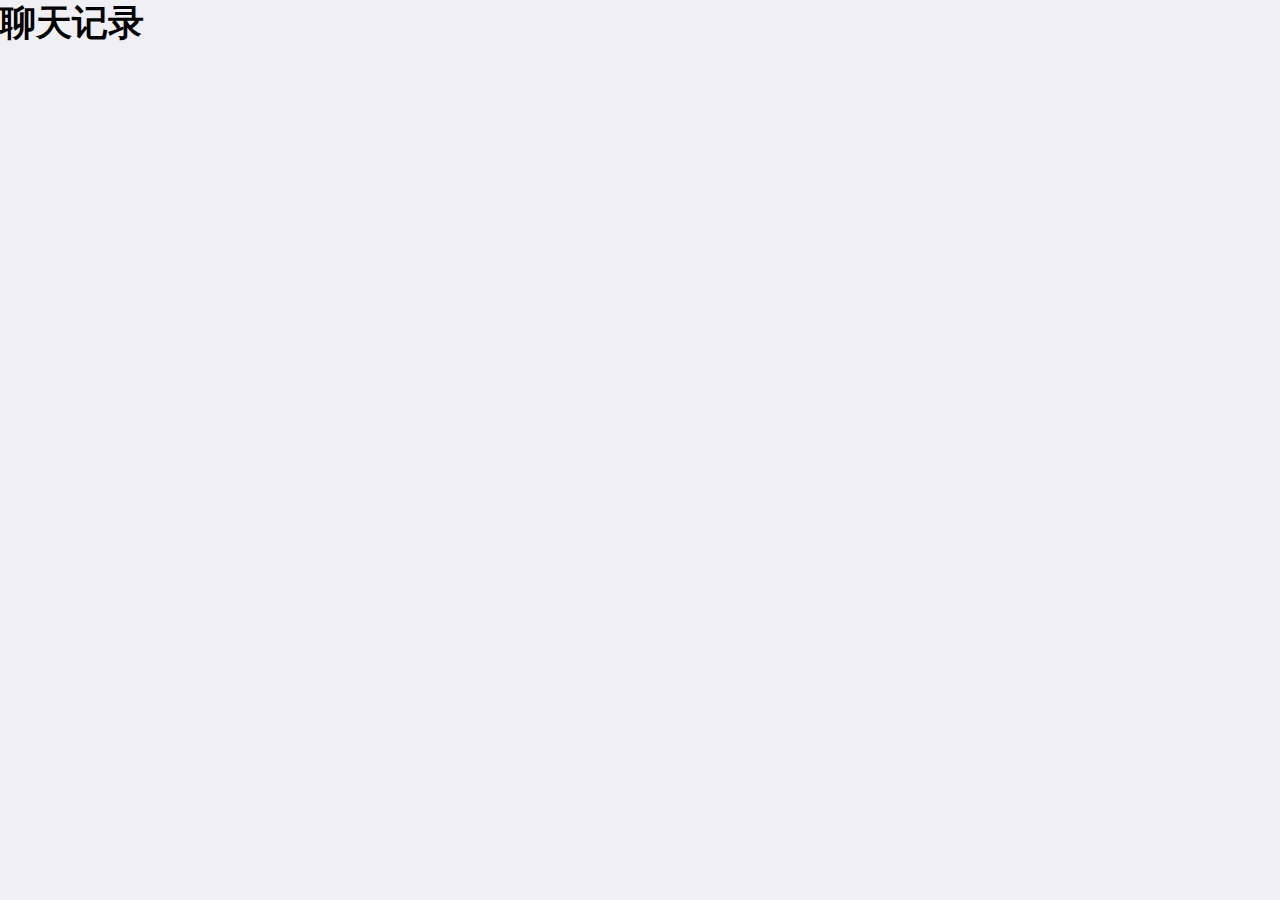
<file: 前台/chat-freely/chat-freely-chatlist.html>
<!doctype html>
<html>

	<head>
		<meta charset="UTF-8">
		<title></title>
		<meta name="viewport" content="width=device-width,initial-scale=1,minimum-scale=1,maximum-scale=1,user-scalable=no" />
		<link href="css/mui.min.css" rel="stylesheet" />
	</head>

	<body>
		
		<h1>聊天记录</h1>
		
		
		
		
		
		
		<script src="js/mui.min.js"></script>
		<script type="text/javascript">
			mui.init()
		</script>
	</body>

</html>
</file>
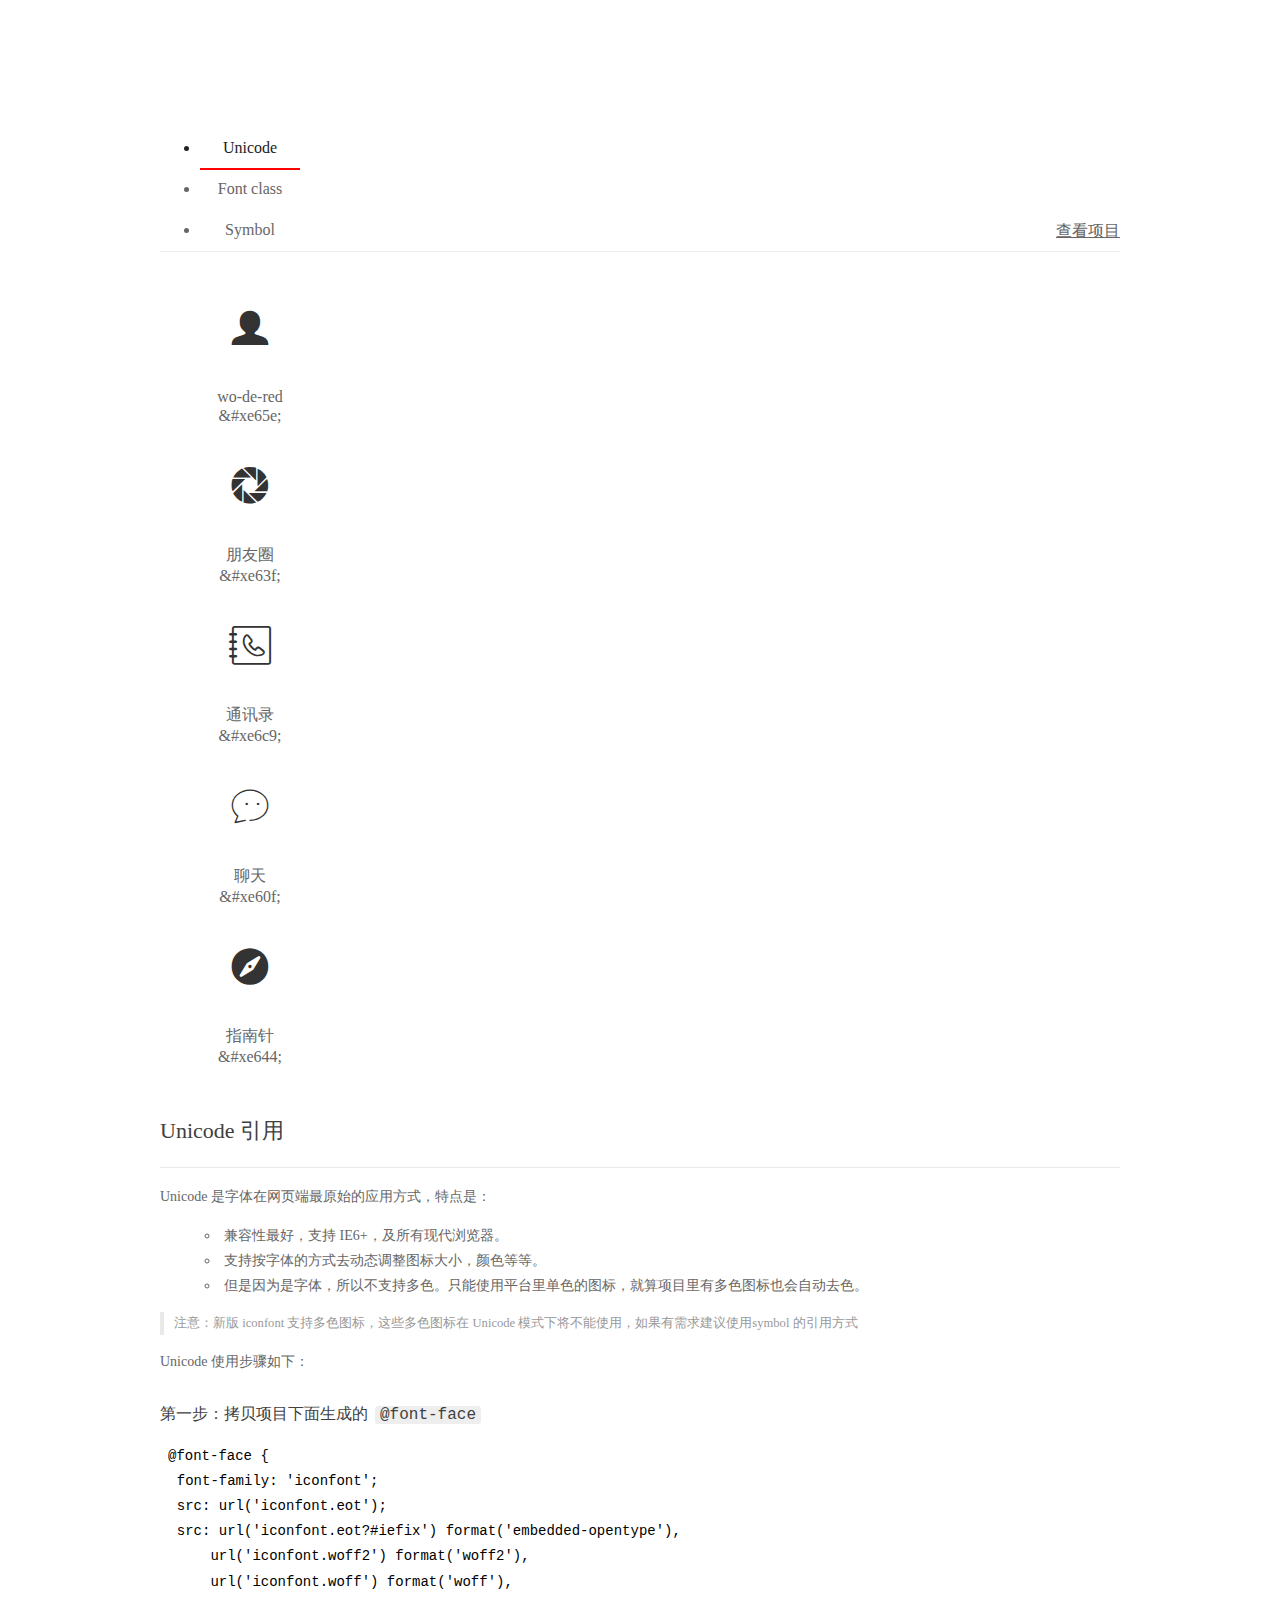
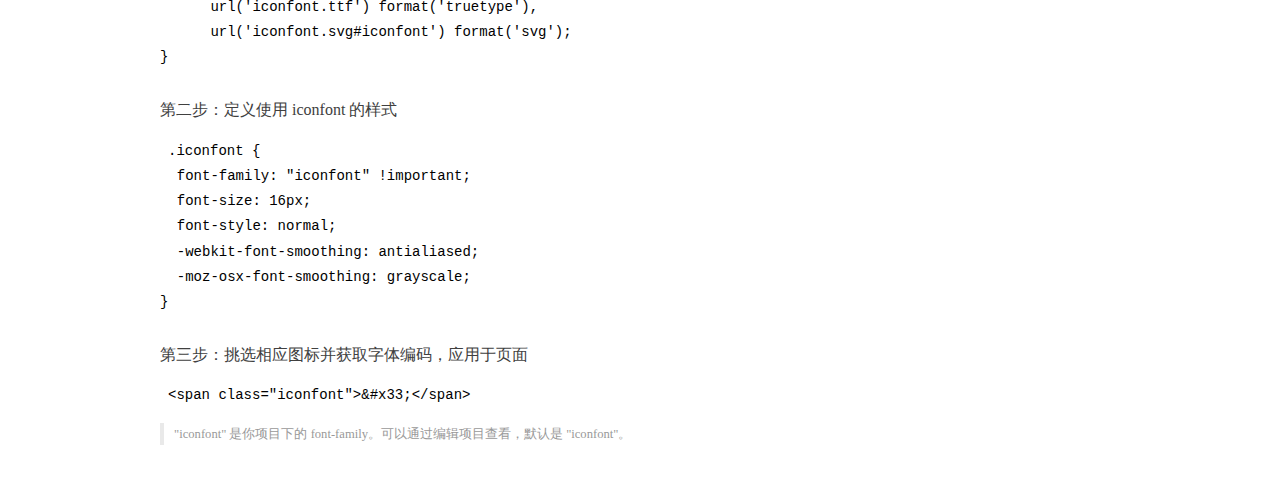
<file: 前台/chat-freely/font-icon/demo_index.html>
<!DOCTYPE html>
<html>
<head>
  <meta charset="utf-8"/>
  <title>IconFont Demo</title>
  <link rel="shortcut icon" href="https://gtms04.alicdn.com/tps/i4/TB1_oz6GVXXXXaFXpXXJDFnIXXX-64-64.ico" type="image/x-icon"/>
  <link rel="stylesheet" href="https://g.alicdn.com/thx/cube/1.3.2/cube.min.css">
  <link rel="stylesheet" href="demo.css">
  <link rel="stylesheet" href="iconfont.css">
  <script src="iconfont.js"></script>
  <!-- jQuery -->
  <script src="https://a1.alicdn.com/oss/uploads/2018/12/26/7bfddb60-08e8-11e9-9b04-53e73bb6408b.js"></script>
  <!-- 代码高亮 -->
  <script src="https://a1.alicdn.com/oss/uploads/2018/12/26/a3f714d0-08e6-11e9-8a15-ebf944d7534c.js"></script>
</head>
<body>
  <div class="main">
    <h1 class="logo"><a href="https://www.iconfont.cn/" title="iconfont 首页" target="_blank">&#xe86b;</a></h1>
    <div class="nav-tabs">
      <ul id="tabs" class="dib-box">
        <li class="dib active"><span>Unicode</span></li>
        <li class="dib"><span>Font class</span></li>
        <li class="dib"><span>Symbol</span></li>
      </ul>
      
      <a href="https://www.iconfont.cn/manage/index?manage_type=myprojects&projectId=1113278" target="_blank" class="nav-more">查看项目</a>
      
    </div>
    <div class="tab-container">
      <div class="content unicode" style="display: block;">
          <ul class="icon_lists dib-box">
          
            <li class="dib">
              <span class="icon iconfont">&#xe65e;</span>
                <div class="name">wo-de-red</div>
                <div class="code-name">&amp;#xe65e;</div>
              </li>
          
            <li class="dib">
              <span class="icon iconfont">&#xe63f;</span>
                <div class="name">朋友圈</div>
                <div class="code-name">&amp;#xe63f;</div>
              </li>
          
            <li class="dib">
              <span class="icon iconfont">&#xe6c9;</span>
                <div class="name">通讯录</div>
                <div class="code-name">&amp;#xe6c9;</div>
              </li>
          
            <li class="dib">
              <span class="icon iconfont">&#xe60f;</span>
                <div class="name">聊天</div>
                <div class="code-name">&amp;#xe60f;</div>
              </li>
          
            <li class="dib">
              <span class="icon iconfont">&#xe644;</span>
                <div class="name">指南针</div>
                <div class="code-name">&amp;#xe644;</div>
              </li>
          
          </ul>
          <div class="article markdown">
          <h2 id="unicode-">Unicode 引用</h2>
          <hr>

          <p>Unicode 是字体在网页端最原始的应用方式，特点是：</p>
          <ul>
            <li>兼容性最好，支持 IE6+，及所有现代浏览器。</li>
            <li>支持按字体的方式去动态调整图标大小，颜色等等。</li>
            <li>但是因为是字体，所以不支持多色。只能使用平台里单色的图标，就算项目里有多色图标也会自动去色。</li>
          </ul>
          <blockquote>
            <p>注意：新版 iconfont 支持多色图标，这些多色图标在 Unicode 模式下将不能使用，如果有需求建议使用symbol 的引用方式</p>
          </blockquote>
          <p>Unicode 使用步骤如下：</p>
          <h3 id="-font-face">第一步：拷贝项目下面生成的 <code>@font-face</code></h3>
<pre><code class="language-css"
>@font-face {
  font-family: 'iconfont';
  src: url('iconfont.eot');
  src: url('iconfont.eot?#iefix') format('embedded-opentype'),
      url('iconfont.woff2') format('woff2'),
      url('iconfont.woff') format('woff'),
      url('iconfont.ttf') format('truetype'),
      url('iconfont.svg#iconfont') format('svg');
}
</code></pre>
          <h3 id="-iconfont-">第二步：定义使用 iconfont 的样式</h3>
<pre><code class="language-css"
>.iconfont {
  font-family: "iconfont" !important;
  font-size: 16px;
  font-style: normal;
  -webkit-font-smoothing: antialiased;
  -moz-osx-font-smoothing: grayscale;
}
</code></pre>
          <h3 id="-">第三步：挑选相应图标并获取字体编码，应用于页面</h3>
<pre>
<code class="language-html"
>&lt;span class="iconfont"&gt;&amp;#x33;&lt;/span&gt;
</code></pre>
          <blockquote>
            <p>"iconfont" 是你项目下的 font-family。可以通过编辑项目查看，默认是 "iconfont"。</p>
          </blockquote>
          </div>
      </div>
      <div class="content font-class">
        <ul class="icon_lists dib-box">
          
          <li class="dib">
            <span class="icon iconfont icon-mine-red"></span>
            <div class="name">
              wo-de-red
            </div>
            <div class="code-name">.icon-mine-red
            </div>
          </li>
          
          <li class="dib">
            <span class="icon iconfont icon-pengyouquan"></span>
            <div class="name">
              朋友圈
            </div>
            <div class="code-name">.icon-pengyouquan
            </div>
          </li>
          
          <li class="dib">
            <span class="icon iconfont icon-iconfontzhizuobiaozhun0258"></span>
            <div class="name">
              通讯录
            </div>
            <div class="code-name">.icon-iconfontzhizuobiaozhun0258
            </div>
          </li>
          
          <li class="dib">
            <span class="icon iconfont icon-liaotian"></span>
            <div class="name">
              聊天
            </div>
            <div class="code-name">.icon-liaotian
            </div>
          </li>
          
          <li class="dib">
            <span class="icon iconfont icon-zhinanzhen"></span>
            <div class="name">
              指南针
            </div>
            <div class="code-name">.icon-zhinanzhen
            </div>
          </li>
          
        </ul>
        <div class="article markdown">
        <h2 id="font-class-">font-class 引用</h2>
        <hr>

        <p>font-class 是 Unicode 使用方式的一种变种，主要是解决 Unicode 书写不直观，语意不明确的问题。</p>
        <p>与 Unicode 使用方式相比，具有如下特点：</p>
        <ul>
          <li>兼容性良好，支持 IE8+，及所有现代浏览器。</li>
          <li>相比于 Unicode 语意明确，书写更直观。可以很容易分辨这个 icon 是什么。</li>
          <li>因为使用 class 来定义图标，所以当要替换图标时，只需要修改 class 里面的 Unicode 引用。</li>
          <li>不过因为本质上还是使用的字体，所以多色图标还是不支持的。</li>
        </ul>
        <p>使用步骤如下：</p>
        <h3 id="-fontclass-">第一步：引入项目下面生成的 fontclass 代码：</h3>
<pre><code class="language-html">&lt;link rel="stylesheet" href="./iconfont.css"&gt;
</code></pre>
        <h3 id="-">第二步：挑选相应图标并获取类名，应用于页面：</h3>
<pre><code class="language-html">&lt;span class="iconfont icon-xxx"&gt;&lt;/span&gt;
</code></pre>
        <blockquote>
          <p>"
            iconfont" 是你项目下的 font-family。可以通过编辑项目查看，默认是 "iconfont"。</p>
        </blockquote>
      </div>
      </div>
      <div class="content symbol">
          <ul class="icon_lists dib-box">
          
            <li class="dib">
                <svg class="icon svg-icon" aria-hidden="true">
                  <use xlink:href="#icon-mine-red"></use>
                </svg>
                <div class="name">wo-de-red</div>
                <div class="code-name">#icon-mine-red</div>
            </li>
          
            <li class="dib">
                <svg class="icon svg-icon" aria-hidden="true">
                  <use xlink:href="#icon-pengyouquan"></use>
                </svg>
                <div class="name">朋友圈</div>
                <div class="code-name">#icon-pengyouquan</div>
            </li>
          
            <li class="dib">
                <svg class="icon svg-icon" aria-hidden="true">
                  <use xlink:href="#icon-iconfontzhizuobiaozhun0258"></use>
                </svg>
                <div class="name">通讯录</div>
                <div class="code-name">#icon-iconfontzhizuobiaozhun0258</div>
            </li>
          
            <li class="dib">
                <svg class="icon svg-icon" aria-hidden="true">
                  <use xlink:href="#icon-liaotian"></use>
                </svg>
                <div class="name">聊天</div>
                <div class="code-name">#icon-liaotian</div>
            </li>
          
            <li class="dib">
                <svg class="icon svg-icon" aria-hidden="true">
                  <use xlink:href="#icon-zhinanzhen"></use>
                </svg>
                <div class="name">指南针</div>
                <div class="code-name">#icon-zhinanzhen</div>
            </li>
          
          </ul>
          <div class="article markdown">
          <h2 id="symbol-">Symbol 引用</h2>
          <hr>

          <p>这是一种全新的使用方式，应该说这才是未来的主流，也是平台目前推荐的用法。相关介绍可以参考这篇<a href="">文章</a>
            这种用法其实是做了一个 SVG 的集合，与另外两种相比具有如下特点：</p>
          <ul>
            <li>支持多色图标了，不再受单色限制。</li>
            <li>通过一些技巧，支持像字体那样，通过 <code>font-size</code>, <code>color</code> 来调整样式。</li>
            <li>兼容性较差，支持 IE9+，及现代浏览器。</li>
            <li>浏览器渲染 SVG 的性能一般，还不如 png。</li>
          </ul>
          <p>使用步骤如下：</p>
          <h3 id="-symbol-">第一步：引入项目下面生成的 symbol 代码：</h3>
<pre><code class="language-html">&lt;script src="./iconfont.js"&gt;&lt;/script&gt;
</code></pre>
          <h3 id="-css-">第二步：加入通用 CSS 代码（引入一次就行）：</h3>
<pre><code class="language-html">&lt;style&gt;
.icon {
  width: 1em;
  height: 1em;
  vertical-align: -0.15em;
  fill: currentColor;
  overflow: hidden;
}
&lt;/style&gt;
</code></pre>
          <h3 id="-">第三步：挑选相应图标并获取类名，应用于页面：</h3>
<pre><code class="language-html">&lt;svg class="icon" aria-hidden="true"&gt;
  &lt;use xlink:href="#icon-xxx"&gt;&lt;/use&gt;
&lt;/svg&gt;
</code></pre>
          </div>
      </div>

    </div>
  </div>
  <script>
  $(document).ready(function () {
      $('.tab-container .content:first').show()

      $('#tabs li').click(function (e) {
        var tabContent = $('.tab-container .content')
        var index = $(this).index()

        if ($(this).hasClass('active')) {
          return
        } else {
          $('#tabs li').removeClass('active')
          $(this).addClass('active')

          tabContent.hide().eq(index).fadeIn()
        }
      })
    })
  </script>
</body>
</html>
</file>
<file: 前台/chat-freely/font-icon/demo.css>
/* Logo 字体 */
@font-face {
  font-family: "iconfont logo";
  src: url('https://at.alicdn.com/t/font_985780_km7mi63cihi.eot?t=1545807318834');
  src: url('https://at.alicdn.com/t/font_985780_km7mi63cihi.eot?t=1545807318834#iefix') format('embedded-opentype'),
    url('https://at.alicdn.com/t/font_985780_km7mi63cihi.woff?t=1545807318834') format('woff'),
    url('https://at.alicdn.com/t/font_985780_km7mi63cihi.ttf?t=1545807318834') format('truetype'),
    url('https://at.alicdn.com/t/font_985780_km7mi63cihi.svg?t=1545807318834#iconfont') format('svg');
}

.logo {
  font-family: "iconfont logo";
  font-size: 160px;
  font-style: normal;
  -webkit-font-smoothing: antialiased;
  -moz-osx-font-smoothing: grayscale;
}

/* tabs */
.nav-tabs {
  position: relative;
}

.nav-tabs .nav-more {
  position: absolute;
  right: 0;
  bottom: 0;
  height: 42px;
  line-height: 42px;
  color: #666;
}

#tabs {
  border-bottom: 1px solid #eee;
}

#tabs li {
  cursor: pointer;
  width: 100px;
  height: 40px;
  line-height: 40px;
  text-align: center;
  font-size: 16px;
  border-bottom: 2px solid transparent;
  position: relative;
  z-index: 1;
  margin-bottom: -1px;
  color: #666;
}


#tabs .active {
  border-bottom-color: #f00;
  color: #222;
}

.tab-container .content {
  display: none;
}

/* 页面布局 */
.main {
  padding: 30px 100px;
  width: 960px;
  margin: 0 auto;
}

.main .logo {
  color: #333;
  text-align: left;
  margin-bottom: 30px;
  line-height: 1;
  height: 110px;
  margin-top: -50px;
  overflow: hidden;
  *zoom: 1;
}

.main .logo a {
  font-size: 160px;
  color: #333;
}

.helps {
  margin-top: 40px;
}

.helps pre {
  padding: 20px;
  margin: 10px 0;
  border: solid 1px #e7e1cd;
  background-color: #fffdef;
  overflow: auto;
}

.icon_lists {
  width: 100% !important;
  overflow: hidden;
  *zoom: 1;
}

.icon_lists li {
  width: 100px;
  margin-bottom: 10px;
  margin-right: 20px;
  text-align: center;
  list-style: none !important;
  cursor: default;
}

.icon_lists li .code-name {
  line-height: 1.2;
}

.icon_lists .icon {
  display: block;
  height: 100px;
  line-height: 100px;
  font-size: 42px;
  margin: 10px auto;
  color: #333;
  -webkit-transition: font-size 0.25s linear, width 0.25s linear;
  -moz-transition: font-size 0.25s linear, width 0.25s linear;
  transition: font-size 0.25s linear, width 0.25s linear;
}

.icon_lists .icon:hover {
  font-size: 100px;
}

.icon_lists .svg-icon {
  /* 通过设置 font-size 来改变图标大小 */
  width: 1em;
  /* 图标和文字相邻时，垂直对齐 */
  vertical-align: -0.15em;
  /* 通过设置 color 来改变 SVG 的颜色/fill */
  fill: currentColor;
  /* path 和 stroke 溢出 viewBox 部分在 IE 下会显示
      normalize.css 中也包含这行 */
  overflow: hidden;
}

.icon_lists li .name,
.icon_lists li .code-name {
  color: #666;
}

/* markdown 样式 */
.markdown {
  color: #666;
  font-size: 14px;
  line-height: 1.8;
}

.highlight {
  line-height: 1.5;
}

.markdown img {
  vertical-align: middle;
  max-width: 100%;
}

.markdown h1 {
  color: #404040;
  font-weight: 500;
  line-height: 40px;
  margin-bottom: 24px;
}

.markdown h2,
.markdown h3,
.markdown h4,
.markdown h5,
.markdown h6 {
  color: #404040;
  margin: 1.6em 0 0.6em 0;
  font-weight: 500;
  clear: both;
}

.markdown h1 {
  font-size: 28px;
}

.markdown h2 {
  font-size: 22px;
}

.markdown h3 {
  font-size: 16px;
}

.markdown h4 {
  font-size: 14px;
}

.markdown h5 {
  font-size: 12px;
}

.markdown h6 {
  font-size: 12px;
}

.markdown hr {
  height: 1px;
  border: 0;
  background: #e9e9e9;
  margin: 16px 0;
  clear: both;
}

.markdown p {
  margin: 1em 0;
}

.markdown>p,
.markdown>blockquote,
.markdown>.highlight,
.markdown>ol,
.markdown>ul {
  width: 80%;
}

.markdown ul>li {
  list-style: circle;
}

.markdown>ul li,
.markdown blockquote ul>li {
  margin-left: 20px;
  padding-left: 4px;
}

.markdown>ul li p,
.markdown>ol li p {
  margin: 0.6em 0;
}

.markdown ol>li {
  list-style: decimal;
}

.markdown>ol li,
.markdown blockquote ol>li {
  margin-left: 20px;
  padding-left: 4px;
}

.markdown code {
  margin: 0 3px;
  padding: 0 5px;
  background: #eee;
  border-radius: 3px;
}

.markdown strong,
.markdown b {
  font-weight: 600;
}

.markdown>table {
  border-collapse: collapse;
  border-spacing: 0px;
  empty-cells: show;
  border: 1px solid #e9e9e9;
  width: 95%;
  margin-bottom: 24px;
}

.markdown>table th {
  white-space: nowrap;
  color: #333;
  font-weight: 600;
}

.markdown>table th,
.markdown>table td {
  border: 1px solid #e9e9e9;
  padding: 8px 16px;
  text-align: left;
}

.markdown>table th {
  background: #F7F7F7;
}

.markdown blockquote {
  font-size: 90%;
  color: #999;
  border-left: 4px solid #e9e9e9;
  padding-left: 0.8em;
  margin: 1em 0;
}

.markdown blockquote p {
  margin: 0;
}

.markdown .anchor {
  opacity: 0;
  transition: opacity 0.3s ease;
  margin-left: 8px;
}

.markdown .waiting {
  color: #ccc;
}

.markdown h1:hover .anchor,
.markdown h2:hover .anchor,
.markdown h3:hover .anchor,
.markdown h4:hover .anchor,
.markdown h5:hover .anchor,
.markdown h6:hover .anchor {
  opacity: 1;
  display: inline-block;
}

.markdown>br,
.markdown>p>br {
  clear: both;
}


.hljs {
  display: block;
  background: white;
  padding: 0.5em;
  color: #333333;
  overflow-x: auto;
}

.hljs-comment,
.hljs-meta {
  color: #969896;
}

.hljs-string,
.hljs-variable,
.hljs-template-variable,
.hljs-strong,
.hljs-emphasis,
.hljs-quote {
  color: #df5000;
}

.hljs-keyword,
.hljs-selector-tag,
.hljs-type {
  color: #a71d5d;
}

.hljs-literal,
.hljs-symbol,
.hljs-bullet,
.hljs-attribute {
  color: #0086b3;
}

.hljs-section,
.hljs-name {
  color: #63a35c;
}

.hljs-tag {
  color: #333333;
}

.hljs-title,
.hljs-attr,
.hljs-selector-id,
.hljs-selector-class,
.hljs-selector-attr,
.hljs-selector-pseudo {
  color: #795da3;
}

.hljs-addition {
  color: #55a532;
  background-color: #eaffea;
}

.hljs-deletion {
  color: #bd2c00;
  background-color: #ffecec;
}

.hljs-link {
  text-decoration: underline;
}

/* 代码高亮 */
/* PrismJS 1.15.0
https://prismjs.com/download.html#themes=prism&languages=markup+css+clike+javascript */
/**
 * prism.js default theme for JavaScript, CSS and HTML
 * Based on dabblet (http://dabblet.com)
 * @author Lea Verou
 */
code[class*="language-"],
pre[class*="language-"] {
  color: black;
  background: none;
  text-shadow: 0 1px white;
  font-family: Consolas, Monaco, 'Andale Mono', 'Ubuntu Mono', monospace;
  text-align: left;
  white-space: pre;
  word-spacing: normal;
  word-break: normal;
  word-wrap: normal;
  line-height: 1.5;

  -moz-tab-size: 4;
  -o-tab-size: 4;
  tab-size: 4;

  -webkit-hyphens: none;
  -moz-hyphens: none;
  -ms-hyphens: none;
  hyphens: none;
}

pre[class*="language-"]::-moz-selection,
pre[class*="language-"] ::-moz-selection,
code[class*="language-"]::-moz-selection,
code[class*="language-"] ::-moz-selection {
  text-shadow: none;
  background: #b3d4fc;
}

pre[class*="language-"]::selection,
pre[class*="language-"] ::selection,
code[class*="language-"]::selection,
code[class*="language-"] ::selection {
  text-shadow: none;
  background: #b3d4fc;
}

@media print {

  code[class*="language-"],
  pre[class*="language-"] {
    text-shadow: none;
  }
}

/* Code blocks */
pre[class*="language-"] {
  padding: 1em;
  margin: .5em 0;
  overflow: auto;
}

:not(pre)>code[class*="language-"],
pre[class*="language-"] {
  background: #f5f2f0;
}

/* Inline code */
:not(pre)>code[class*="language-"] {
  padding: .1em;
  border-radius: .3em;
  white-space: normal;
}

.token.comment,
.token.prolog,
.token.doctype,
.token.cdata {
  color: slategray;
}

.token.punctuation {
  color: #999;
}

.namespace {
  opacity: .7;
}

.token.property,
.token.tag,
.token.boolean,
.token.number,
.token.constant,
.token.symbol,
.token.deleted {
  color: #905;
}

.token.selector,
.token.attr-name,
.token.string,
.token.char,
.token.builtin,
.token.inserted {
  color: #690;
}

.token.operator,
.token.entity,
.token.url,
.language-css .token.string,
.style .token.string {
  color: #9a6e3a;
  background: hsla(0, 0%, 100%, .5);
}

.token.atrule,
.token.attr-value,
.token.keyword {
  color: #07a;
}

.token.function,
.token.class-name {
  color: #DD4A68;
}

.token.regex,
.token.important,
.token.variable {
  color: #e90;
}

.token.important,
.token.bold {
  font-weight: bold;
}

.token.italic {
  font-style: italic;
}

.token.entity {
  cursor: help;
}
</file>
<file: 前台/chat-freely/font-icon/iconfont.css>
@font-face {font-family: "iconfont";
  src: url('iconfont.eot?t=1553752447163'); /* IE9 */
  src: url('iconfont.eot?t=1553752447163#iefix') format('embedded-opentype'), /* IE6-IE8 */
  url('[data-uri]') format('woff2'),
  url('iconfont.woff?t=1553752447163') format('woff'),
  url('iconfont.ttf?t=1553752447163') format('truetype'), /* chrome, firefox, opera, Safari, Android, iOS 4.2+ */
  url('iconfont.svg?t=1553752447163#iconfont') format('svg'); /* iOS 4.1- */
}

.iconfont {
  font-family: "iconfont" !important;
  font-size: 16px;
  font-style: normal;
  -webkit-font-smoothing: antialiased;
  -moz-osx-font-smoothing: grayscale;
}

.icon-mine-red:before {
  content: "\e65e";
}

.icon-pengyouquan:before {
  content: "\e63f";
}

.icon-iconfontzhizuobiaozhun0258:before {
  content: "\e6c9";
}

.icon-liaotian:before {
  content: "\e60f";
}

.icon-zhinanzhen:before {
  content: "\e644";
}
</file>
